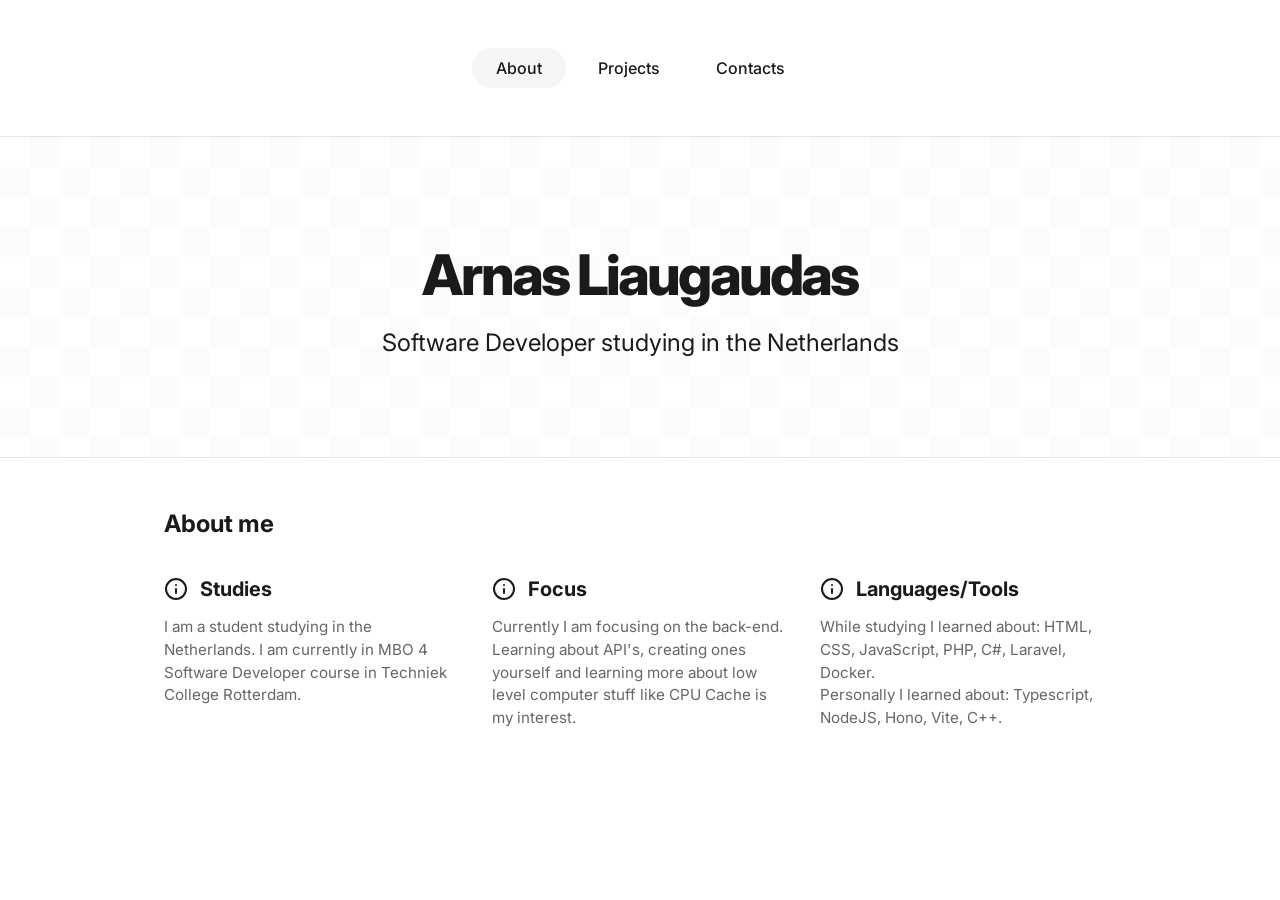
<file: index.html>
<!DOCTYPE html>
<html lang="en">
<head>
    <meta charset="UTF-8">
    <meta name="viewport" content="width=device-width, initial-scale=1.0">
    <title>About - Arnas Liaugaudas</title>
    <link rel="stylesheet" href="style.css">
</head>
<body>
    <nav>
        <a href="index.html" class="active">About</a>
        <a href="projects.html">Projects</a>
        <a href="contacts.html">Contacts</a>
    </nav>

    <header class="hero">
        <div class="container">
            <h1>Arnas Liaugaudas</h1>
            <p>Software Developer studying in the Netherlands</p>
        </div>
    </header>

    <main class="container">
        <h2 class="section-title">About me</h2>
        
        <section class="about-grid">
            <article class="about-item">
                <div class="about-header">
                    <svg class="icon" viewBox="0 0 24 24" fill="none" stroke="currentColor" stroke-width="2" stroke-linecap="round" stroke-linejoin="round"><circle cx="12" cy="12" r="10"></circle><line x1="12" y1="16" x2="12" y2="12"></line><line x1="12" y1="8" x2="12.01" y2="8"></line></svg>
                    <h3>Studies</h3>
                </div>
                <p>I am a student studying in the Netherlands. I am currently in MBO 4 Software Developer course in Techniek College Rotterdam.</p>
            </article>

            <article class="about-item">
                <div class="about-header">
                    <svg class="icon" viewBox="0 0 24 24" fill="none" stroke="currentColor" stroke-width="2" stroke-linecap="round" stroke-linejoin="round"><circle cx="12" cy="12" r="10"></circle><line x1="12" y1="16" x2="12" y2="12"></line><line x1="12" y1="8" x2="12.01" y2="8"></line></svg>
                    <h3>Focus</h3>
                </div>
                <p>Currently I am focusing on the back-end. Learning about API's, creating ones yourself and learning more about low level computer stuff like CPU Cache is my interest.</p>
            </article>

            <article class="about-item">
                <div class="about-header">
                    <svg class="icon" viewBox="0 0 24 24" fill="none" stroke="currentColor" stroke-width="2" stroke-linecap="round" stroke-linejoin="round"><circle cx="12" cy="12" r="10"></circle><line x1="12" y1="16" x2="12" y2="12"></line><line x1="12" y1="8" x2="12.01" y2="8"></line></svg>
                    <h3>Languages/Tools</h3>
                </div>
                <p>While studying I learned about: HTML, CSS, JavaScript, PHP, C#, Laravel, Docker.<br>Personally I learned about: Typescript, NodeJS, Hono, Vite, C++.</p>
            </article>
        </section>
    </main>
</body>
</html>
</file>
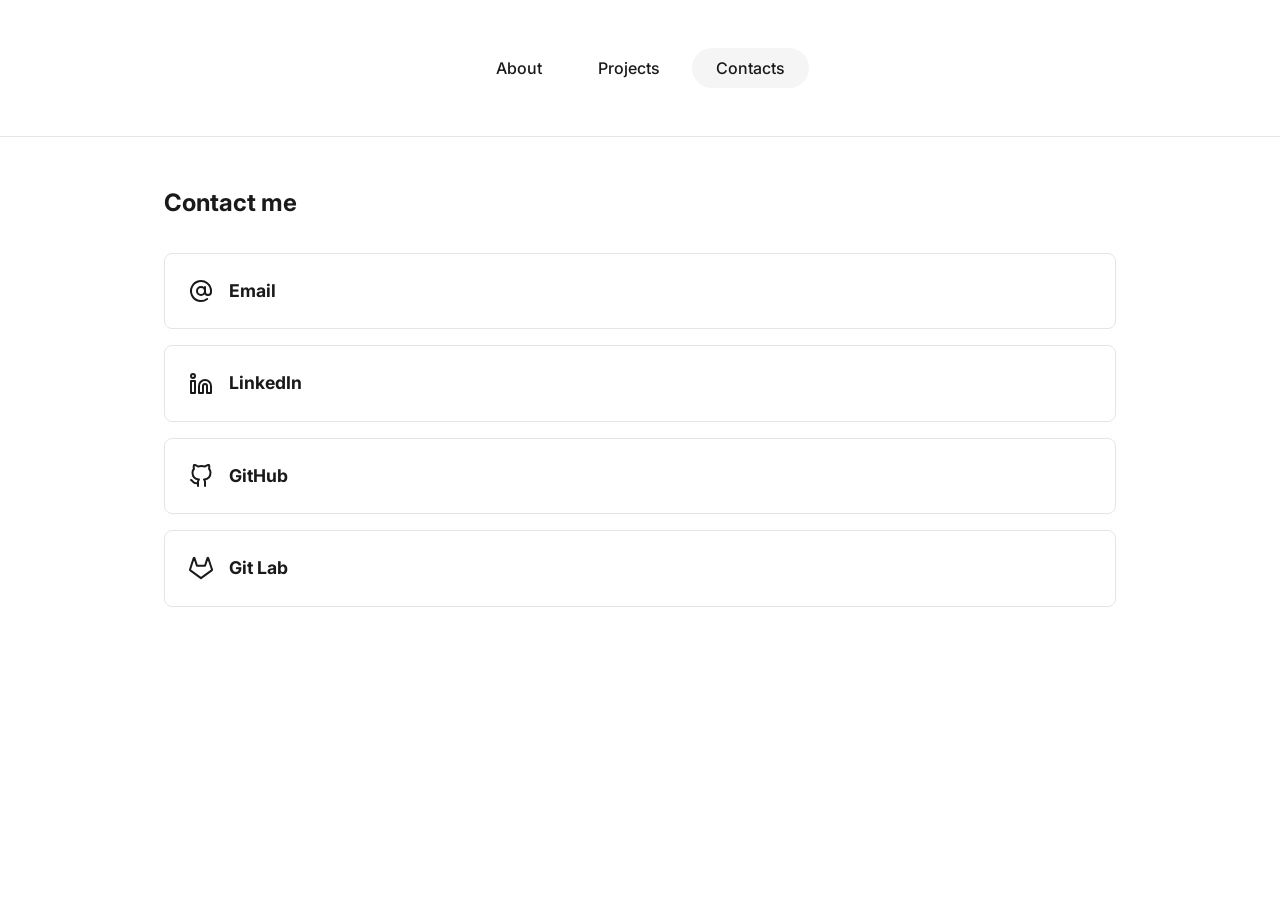
<file: contacts.html>
<!DOCTYPE html>
<html lang="en">
<head>
    <meta charset="UTF-8">
    <meta name="viewport" content="width=device-width, initial-scale=1.0">
    <title>Contacts - Arnas Liaugaudas</title>
    <link rel="stylesheet" href="style.css">
</head>
<body>
    <nav>
        <a href="index.html">About</a>
        <a href="projects.html">Projects</a>
        <a href="contacts.html" class="active">Contacts</a>
    </nav>

    <main class="container">
        <h2 class="section-title">Contact me</h2>
        
        <section class="contact-list">
            <a href="#" class="contact-card">
                <svg class="icon" viewBox="0 0 24 24" fill="none" stroke="currentColor" stroke-width="2" stroke-linecap="round" stroke-linejoin="round"><circle cx="12" cy="12" r="4"></circle><path d="M16 8v5a3 3 0 0 0 6 0v-1a10 10 0 1 0-3.92 7.94"></path></svg>
                Email
            </a>
            
            <a href="#" class="contact-card">
                <svg class="icon" viewBox="0 0 24 24" fill="none" stroke="currentColor" stroke-width="2" stroke-linecap="round" stroke-linejoin="round"><path d="M16 8a6 6 0 0 1 6 6v7h-4v-7a2 2 0 0 0-2-2 2 2 0 0 0-2 2v7h-4v-7a6 6 0 0 1 6-6z"></path><rect x="2" y="9" width="4" height="12"></rect><circle cx="4" cy="4" r="2"></circle></svg>
                LinkedIn
            </a>
            
            <a href="#" class="contact-card">
                <svg class="icon" viewBox="0 0 24 24" fill="none" stroke="currentColor" stroke-width="2" stroke-linecap="round" stroke-linejoin="round"><path d="M9 19c-5 1.5-5-2.5-7-3m14 6v-3.87a3.37 3.37 0 0 0-.94-2.61c3.14-.35 6.44-1.54 6.44-7A5.44 5.44 0 0 0 20 4.77 5.07 5.07 0 0 0 19.91 1S18.73.65 16 2.48a13.38 13.38 0 0 0-7 0C6.27.65 5.09 1 5.09 1A5.07 5.07 0 0 0 5 4.77a5.44 5.44 0 0 0-1.5 3.78c0 5.42 3.3 6.61 6.44 7A3.37 3.37 0 0 0 9 18.13V22"></path></svg>
                GitHub
            </a>
            
            <a href="#" class="contact-card">
                <svg class="icon" viewBox="0 0 24 24" fill="none" stroke="currentColor" stroke-width="2" stroke-linecap="round" stroke-linejoin="round"><path d="M22.65 14.39L12 22.13 1.35 14.39a.84.84 0 0 1-.3-.94l1.22-3.78 2.44-7.51A.42.42 0 0 1 4.82 2a.43.43 0 0 1 .58 0 .42.42 0 0 1 .11.18l2.44 7.49h8.1l2.44-7.51A.42.42 0 0 1 18.6 2a.43.43 0 0 1 .58 0 .42.42 0 0 1 .11.18l2.44 7.51L23 13.45a.84.84 0 0 1-.35.94z"></path></svg>
                Git Lab
            </a>
        </section>
    </main>
</body>
</html>
</file>
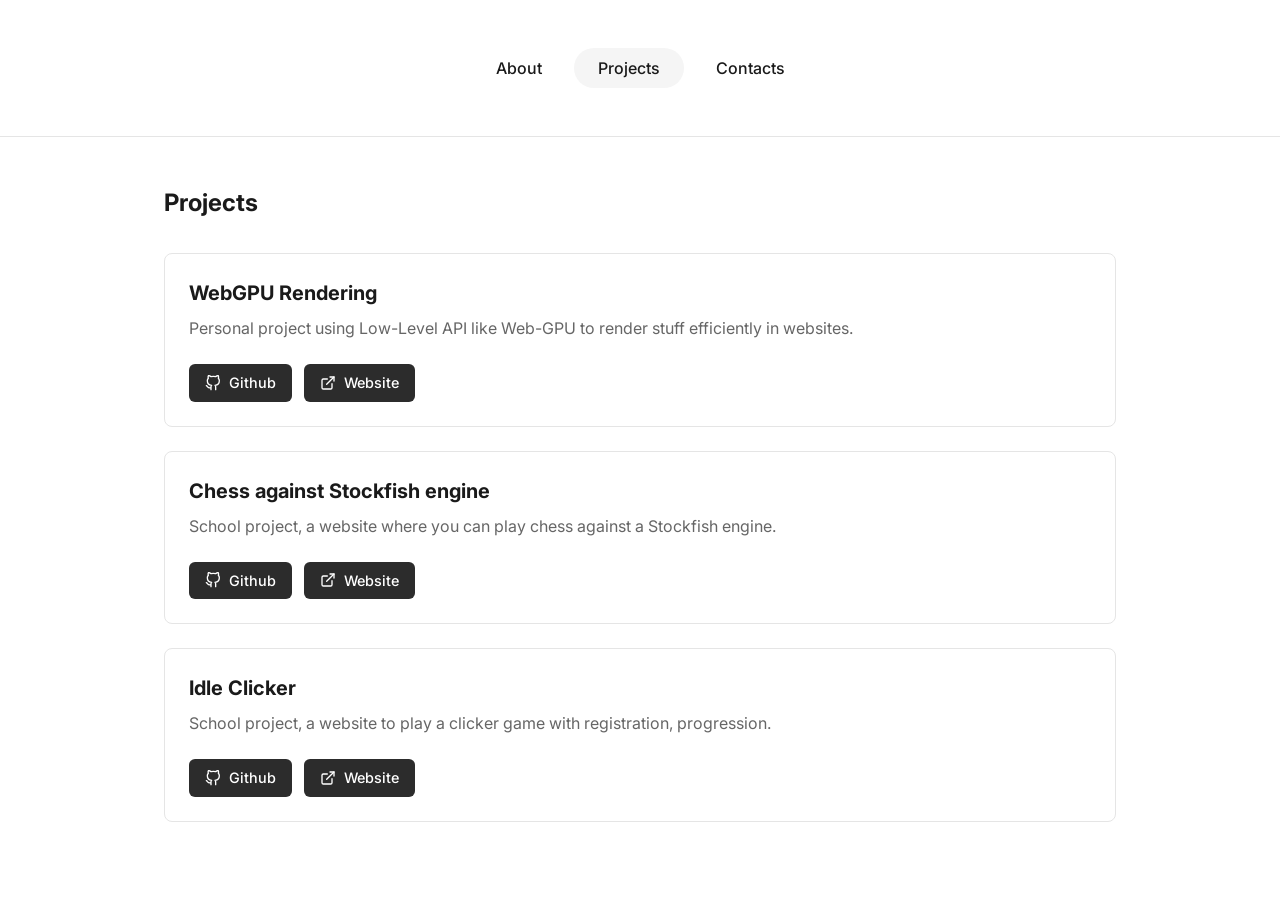
<file: projects.html>
<!DOCTYPE html>
<html lang="en">
<head>
    <meta charset="UTF-8">
    <meta name="viewport" content="width=device-width, initial-scale=1.0">
    <title>Projects - Arnas Liaugaudas</title>
    <link rel="stylesheet" href="style.css">
</head>
<body>
    <nav>
        <a href="index.html">About</a>
        <a href="projects.html" class="active">Projects</a>
        <a href="contacts.html">Contacts</a>
    </nav>

    <main class="container">
        <h2 class="section-title">Projects</h2>
        
        <section class="projects-list">
            <article class="project-card">
                <h3>WebGPU Rendering</h3>
                <p>Personal project using Low-Level API like Web-GPU to render stuff efficiently in websites.</p>
                <div class="button-group">
                    <a href="#" class="btn-dark">
                        <svg class="icon" style="width:16px;height:16px" viewBox="0 0 24 24" fill="none" stroke="currentColor" stroke-width="2" stroke-linecap="round" stroke-linejoin="round"><path d="M9 19c-5 1.5-5-2.5-7-3m14 6v-3.87a3.37 3.37 0 0 0-.94-2.61c3.14-.35 6.44-1.54 6.44-7A5.44 5.44 0 0 0 20 4.77 5.07 5.07 0 0 0 19.91 1S18.73.65 16 2.48a13.38 13.38 0 0 0-7 0C6.27.65 5.09 1 5.09 1A5.07 5.07 0 0 0 5 4.77a5.44 5.44 0 0 0-1.5 3.78c0 5.42 3.3 6.61 6.44 7A3.37 3.37 0 0 0 9 18.13V22"></path></svg>
                        Github
                    </a>
                    <a href="#" class="btn-dark">
                        <svg class="icon" style="width:16px;height:16px" viewBox="0 0 24 24" fill="none" stroke="currentColor" stroke-width="2" stroke-linecap="round" stroke-linejoin="round"><path d="M18 13v6a2 2 0 0 1-2 2H5a2 2 0 0 1-2-2V8a2 2 0 0 1 2-2h6"></path><polyline points="15 3 21 3 21 9"></polyline><line x1="10" y1="14" x2="21" y2="3"></line></svg>
                        Website
                    </a>
                </div>
            </article>

            <article class="project-card">
                <h3>Chess against Stockfish engine</h3>
                <p>School project, a website where you can play chess against a Stockfish engine.</p>
                <div class="button-group">
                    <a href="#" class="btn-dark">
                        <svg class="icon" style="width:16px;height:16px" viewBox="0 0 24 24" fill="none" stroke="currentColor" stroke-width="2" stroke-linecap="round" stroke-linejoin="round"><path d="M9 19c-5 1.5-5-2.5-7-3m14 6v-3.87a3.37 3.37 0 0 0-.94-2.61c3.14-.35 6.44-1.54 6.44-7A5.44 5.44 0 0 0 20 4.77 5.07 5.07 0 0 0 19.91 1S18.73.65 16 2.48a13.38 13.38 0 0 0-7 0C6.27.65 5.09 1 5.09 1A5.07 5.07 0 0 0 5 4.77a5.44 5.44 0 0 0-1.5 3.78c0 5.42 3.3 6.61 6.44 7A3.37 3.37 0 0 0 9 18.13V22"></path></svg>
                        Github
                    </a>
                    <a href="#" class="btn-dark">
                        <svg class="icon" style="width:16px;height:16px" viewBox="0 0 24 24" fill="none" stroke="currentColor" stroke-width="2" stroke-linecap="round" stroke-linejoin="round"><path d="M18 13v6a2 2 0 0 1-2 2H5a2 2 0 0 1-2-2V8a2 2 0 0 1 2-2h6"></path><polyline points="15 3 21 3 21 9"></polyline><line x1="10" y1="14" x2="21" y2="3"></line></svg>
                        Website
                    </a>
                </div>
            </article>

            <article class="project-card">
                <h3>Idle Clicker</h3>
                <p>School project, a website to play a clicker game with registration, progression.</p>
                <div class="button-group">
                    <a href="#" class="btn-dark">
                        <svg class="icon" style="width:16px;height:16px" viewBox="0 0 24 24" fill="none" stroke="currentColor" stroke-width="2" stroke-linecap="round" stroke-linejoin="round"><path d="M9 19c-5 1.5-5-2.5-7-3m14 6v-3.87a3.37 3.37 0 0 0-.94-2.61c3.14-.35 6.44-1.54 6.44-7A5.44 5.44 0 0 0 20 4.77 5.07 5.07 0 0 0 19.91 1S18.73.65 16 2.48a13.38 13.38 0 0 0-7 0C6.27.65 5.09 1 5.09 1A5.07 5.07 0 0 0 5 4.77a5.44 5.44 0 0 0-1.5 3.78c0 5.42 3.3 6.61 6.44 7A3.37 3.37 0 0 0 9 18.13V22"></path></svg>
                        Github
                    </a>
                    <a href="#" class="btn-dark">
                        <svg class="icon" style="width:16px;height:16px" viewBox="0 0 24 24" fill="none" stroke="currentColor" stroke-width="2" stroke-linecap="round" stroke-linejoin="round"><path d="M18 13v6a2 2 0 0 1-2 2H5a2 2 0 0 1-2-2V8a2 2 0 0 1 2-2h6"></path><polyline points="15 3 21 3 21 9"></polyline><line x1="10" y1="14" x2="21" y2="3"></line></svg>
                        Website
                    </a>
                </div>
            </article>
        </section>
    </main>
</body>
</html>
</file>
<file: style.css>
@import url('https://fonts.googleapis.com/css2?family=Inter:wght@400;500;600;700;800&display=swap');

:root {
  --font-base: 'Inter', -apple-system, BlinkMacSystemFont, "Segoe UI", Roboto, Helvetica, Arial, sans-serif;
  --font-heading: var(--font-base);
  --bg-page: #ffffff;
  --bg-surface: #fbfbfb;
  --bg-soft: #f5f5f5;
  --bg-border: #e5e5e5;
  --text-primary: #1a1a1a;
  --text-muted: #666666;
  --accent: #2c2c2c;
  --radius: 8px;
  --space-xs: 8px;
  --space-sm: 16px;
  --space-md: 24px;
  --space-lg: 48px;
  --container-max: 1000px;
  --hero-grid: 60px;
  --hero-padding: calc(var(--space-lg) * 2);
  --card-padding: var(--space-md);
}

* {
  box-sizing: border-box;
  margin: 0;
  padding: 0;
}

body {
  font-family: var(--font-base);
  color: var(--text-primary);
  line-height: 1.5;
  background-color: var(--bg-page);
}

a {
  text-decoration: none;
  color: inherit;
}

.container {
  max-width: var(--container-max);
  margin: 0 auto;
  padding: 0 var(--space-md);
}

nav {
  display: flex;
  justify-content: center;
  gap: var(--space-xs);
  padding: var(--space-lg) 0;
  border-bottom: 1px solid var(--bg-border);

  & a {
    padding: var(--space-xs) var(--space-md);
    font-weight: 500;
    border-radius: 20px;

    &.active {
      background-color: #f5f5f5;
    }

    &:hover {
      background-color: rgba(251, 251, 251, 0.6);
    }
  }
}

.hero {
  text-align: center;
  padding: var(--hero-padding) var(--space-md);
  background-image:
    linear-gradient(45deg, #fbfbfb 25%, transparent 25%, transparent 75%, #fbfbfb 75%, #fbfbfb),
    linear-gradient(45deg, #fbfbfb 25%, transparent 25%, transparent 75%, #fbfbfb 75%, #fbfbfb);
  background-size: var(--hero-grid) var(--hero-grid);
  background-position: 0 0, calc(var(--hero-grid) / 2) calc(var(--hero-grid) / 2);
  border-bottom: 1px solid var(--bg-border);

  & h1 {
    font-size: 3.5rem;
    font-weight: 800;
    margin-bottom: 8px;
    letter-spacing: -0.05em;
  }

  & p {
    font-size: 1.5rem;
    color: var(--text-primary);
  }
}

.section-title {
  font-size: 1.5rem;
  font-weight: 700;
  margin: var(--space-lg) 0 calc(var(--space-md) + 8px);
}

.about-grid {
  display: grid;
  grid-template-columns: repeat(3, 1fr);
  gap: 32px;
  margin-bottom: var(--space-lg);
}

@media (max-width: 900px) {
  .about-grid {
    grid-template-columns: repeat(2, 1fr);
  }
}

@media (max-width: 768px) {
  .hero {
    padding: calc(var(--space-lg) * 1.5) var(--space-md);
  }

  .projects-list,
  .contact-list {
    gap: calc(var(--space-md) / 2);
  }
}

@media (max-width: 640px) {
  .about-grid {
    grid-template-columns: 1fr;
  }

  .contact-list {
    gap: 12px;
  }
}

.about-item {
  display: flex;
  flex-direction: column;
}

.about-item p {
  color: var(--text-muted);
  font-size: 0.95rem;
}

.about-header {
  display: flex;
  align-items: center;
  gap: 12px;
  margin-bottom: 12px;
}

.about-header h3 {
  font-size: 1.25rem;
  font-weight: 700;
}

.icon {
  width: 24px;
  height: 24px;
}

.projects-list {
  display: flex;
  flex-direction: column;
  gap: 24px;
  margin-bottom: var(--space-lg);
}

.project-card {
  border: 1px solid var(--bg-border);
  border-radius: var(--radius);
  padding: var(--card-padding);
  background-color: #ffffff;

  & h3 {
    font-size: 1.25rem;
    margin-bottom: 8px;
  }

  & p {
    color: var(--text-muted);
    margin-bottom: 24px;
  }

  & .button-group {
    display: flex;
    gap: 12px;

    & a {
      background-color: var(--accent);
      color: #fff;
      display: inline-flex;
      align-items: center;
      gap: 8px;
      padding: 8px 16px;
      border-radius: 6px;
      font-size: 0.9rem;
      font-weight: 500;

      &:hover {
        background-color: #282828;
      }
    }
  }
}

.btn-dark {
  display: inline-flex;
  align-items: center;
  gap: 8px;
  background-color: var(--accent);
  color: #fff;
  padding: 8px 16px;
  border-radius: 6px;
  font-size: 0.9rem;
  font-weight: 500;

  &:hover {
    background-color: #282828;
  }
}

.contact-list {
  display: flex;
  flex-direction: column;
  gap: 16px;
  margin-bottom: var(--space-lg);
}

.contact-card {
  border: 1px solid var(--bg-border);
  border-radius: var(--radius);
  padding: 24px;
  background-color: #ffffff;
  display: flex;
  align-items: center;
  gap: 16px;
  font-size: 1.1rem;
  font-weight: 700;
  transition: background-color 0.2s;

  &:hover {
    background-color: #f9f9f9;
  }
}

.contact-card + .contact-card {
  margin-top: 0;
}

.font-base {
  font-family: var(--font-base);
}

.bg-soft {
  background-color: var(--bg-soft);
}

.m-large {
  margin: 48px;
}

.grid-cols-1 {
  grid-template-columns: repeat(1, 1fr);
}

.grid-cols-2 {
  grid-template-columns: repeat(2, 1fr);
}

.grid-cols-3 {
  grid-template-columns: repeat(3, 1fr);
}

.bg-primary {
  background-color: var(--accent);
}

.bg-muted {
  background-color: #666;
}

.bg-surface {
  background-color: #ffffff;
}

.bg-border {
  background-color: var(--bg-border);
}

.bg-background {
  background-color: var(--bg-page);
}

.m-1 {
  margin: var(--space-xs);
}

.m-2 {
  margin: var(--space-sm);
}

.m-3 {
  margin: var(--space-md);
}
</file>
